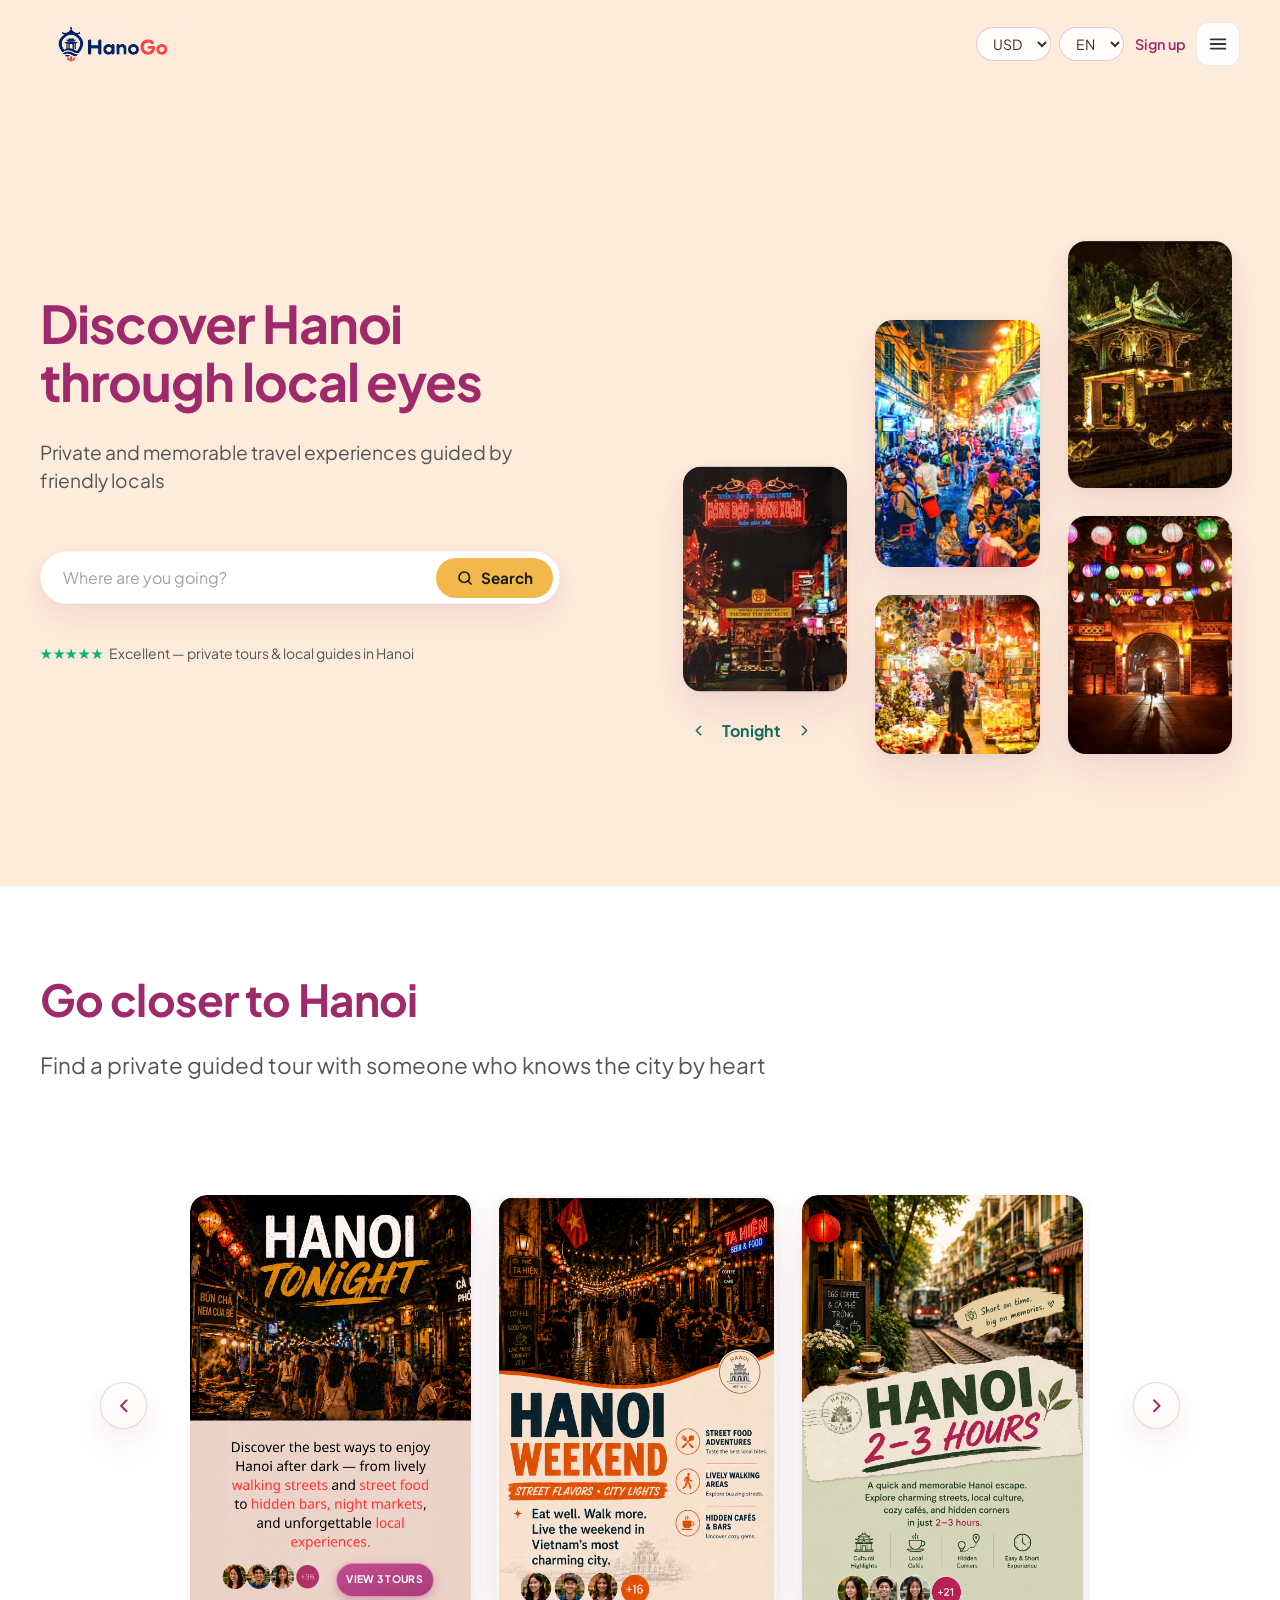
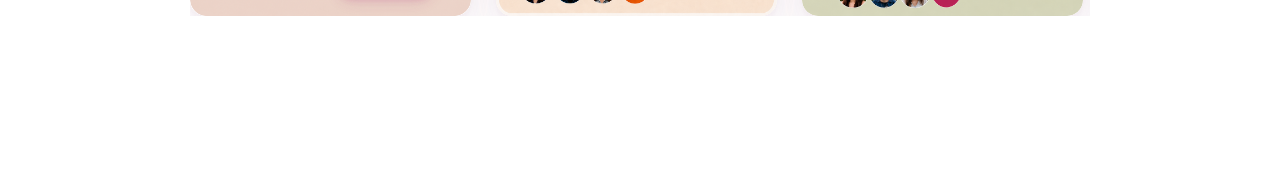
<file: index.html>
<!DOCTYPE html>
<html lang="vi">
  <head>
    <meta charset="UTF-8" />
    <meta name="viewport" content="width=device-width, initial-scale=1.0" />
    <title>Đang chuyển đến trang chủ…</title>
    <meta http-equiv="refresh" content="0; url=landing-pro1.html" />
    <link rel="preconnect" href="https://fonts.googleapis.com" />
    <link rel="preconnect" href="https://fonts.gstatic.com" crossorigin />
    <link
      href="https://fonts.googleapis.com/css2?family=Plus+Jakarta+Sans:wght@500;600;700&display=swap"
      rel="stylesheet"
    />
    <style>
      :root {
        --cream: #fdebdb;
        --magenta: #9e2a6b;
        --cta: #c24b8e;
        --text: #444;
      }

      *,
      *::before,
      *::after {
        box-sizing: border-box;
      }

      body {
        margin: 0;
        min-height: 100vh;
        display: flex;
        align-items: center;
        justify-content: center;
        padding: 1.5rem;
        font-family: "Plus Jakarta Sans", system-ui, sans-serif;
        color: var(--text);
        background: linear-gradient(165deg, var(--cream) 0%, #fff 42%, #fff 100%);
      }

      .gate {
        max-width: 420px;
        width: 100%;
        text-align: center;
        padding: 2rem 1.75rem 2.25rem;
        background: rgba(255, 255, 255, 0.92);
        border-radius: 20px;
        border: 1px solid rgba(158, 42, 107, 0.12);
        box-shadow:
          0 4px 6px rgba(0, 0, 0, 0.04),
          0 16px 40px rgba(158, 42, 107, 0.12);
      }

      .gate__logo {
        font-size: 0.85rem;
        font-weight: 700;
        letter-spacing: 0.06em;
        text-transform: uppercase;
        color: var(--magenta);
        margin-bottom: 1rem;
      }

      .gate__title {
        margin: 0 0 0.75rem;
        font-size: 1.15rem;
        font-weight: 700;
        color: #2d2d2d;
        line-height: 1.35;
      }

      .gate__hint {
        margin: 0 0 1.5rem;
        font-size: 0.95rem;
        line-height: 1.55;
        color: var(--text);
      }

      .gate__btn {
        display: inline-flex;
        align-items: center;
        justify-content: center;
        gap: 0.5rem;
        margin: 0 auto;
        padding: 0.85rem 1.75rem;
        border: none;
        border-radius: 999px;
        font: inherit;
        font-weight: 700;
        font-size: 0.95rem;
        color: #fff;
        text-decoration: none;
        cursor: pointer;
        background: linear-gradient(165deg, var(--cta) 0%, #a83d7a 100%);
        box-shadow:
          0 4px 14px rgba(194, 75, 142, 0.35),
          0 2px 6px rgba(0, 0, 0, 0.06);
        transition:
          transform 0.2s ease,
          box-shadow 0.2s ease,
          filter 0.2s ease;
      }

      .gate__btn:hover {
        filter: brightness(1.04);
        transform: translateY(-1px);
        box-shadow:
          0 6px 20px rgba(194, 75, 142, 0.42),
          0 4px 10px rgba(0, 0, 0, 0.08);
      }

      .gate__btn:active {
        transform: translateY(0);
      }

      .gate__btn:focus-visible {
        outline: 2px solid var(--magenta);
        outline-offset: 4px;
      }

      .gate__btn svg {
        width: 1.1em;
        height: 1.1em;
        flex-shrink: 0;
      }

      .gate__sub {
        margin: 1.25rem 0 0;
        font-size: 0.8rem;
        color: #777;
      }

      .gate__sub a {
        color: var(--magenta);
        font-weight: 600;
        text-decoration: none;
      }

      .gate__sub a:hover {
        text-decoration: underline;
      }
    </style>
    <script>
      window.location.replace("landing-pro1.html");
    </script>
  </head>
  <body>
    <div class="gate">
      <div class="gate__logo">Tourguide · Tourist</div>
      <p class="gate__title">Đang mở trang English…</p>
      <p class="gate__hint">Bấm vào đây nếu trang không tự mở</p>
      <a class="gate__btn" href="landing-pro1.html">
        Vào landing English
        <svg viewBox="0 0 24 24" fill="none" stroke="currentColor" stroke-width="2.25" aria-hidden="true">
          <path d="M5 12h14M13 6l6 6-6 6" stroke-linecap="round" stroke-linejoin="round" />
        </svg>
      </a>
      <p class="gate__sub">
        Hoặc <a href="landing-pro1-vi.html">phiên bản Tiếng Việt</a> ·
        <a href="explore-3-tours.html">Explore 3 tours</a>
      </p>
    </div>
  </body>
</html>
</file>
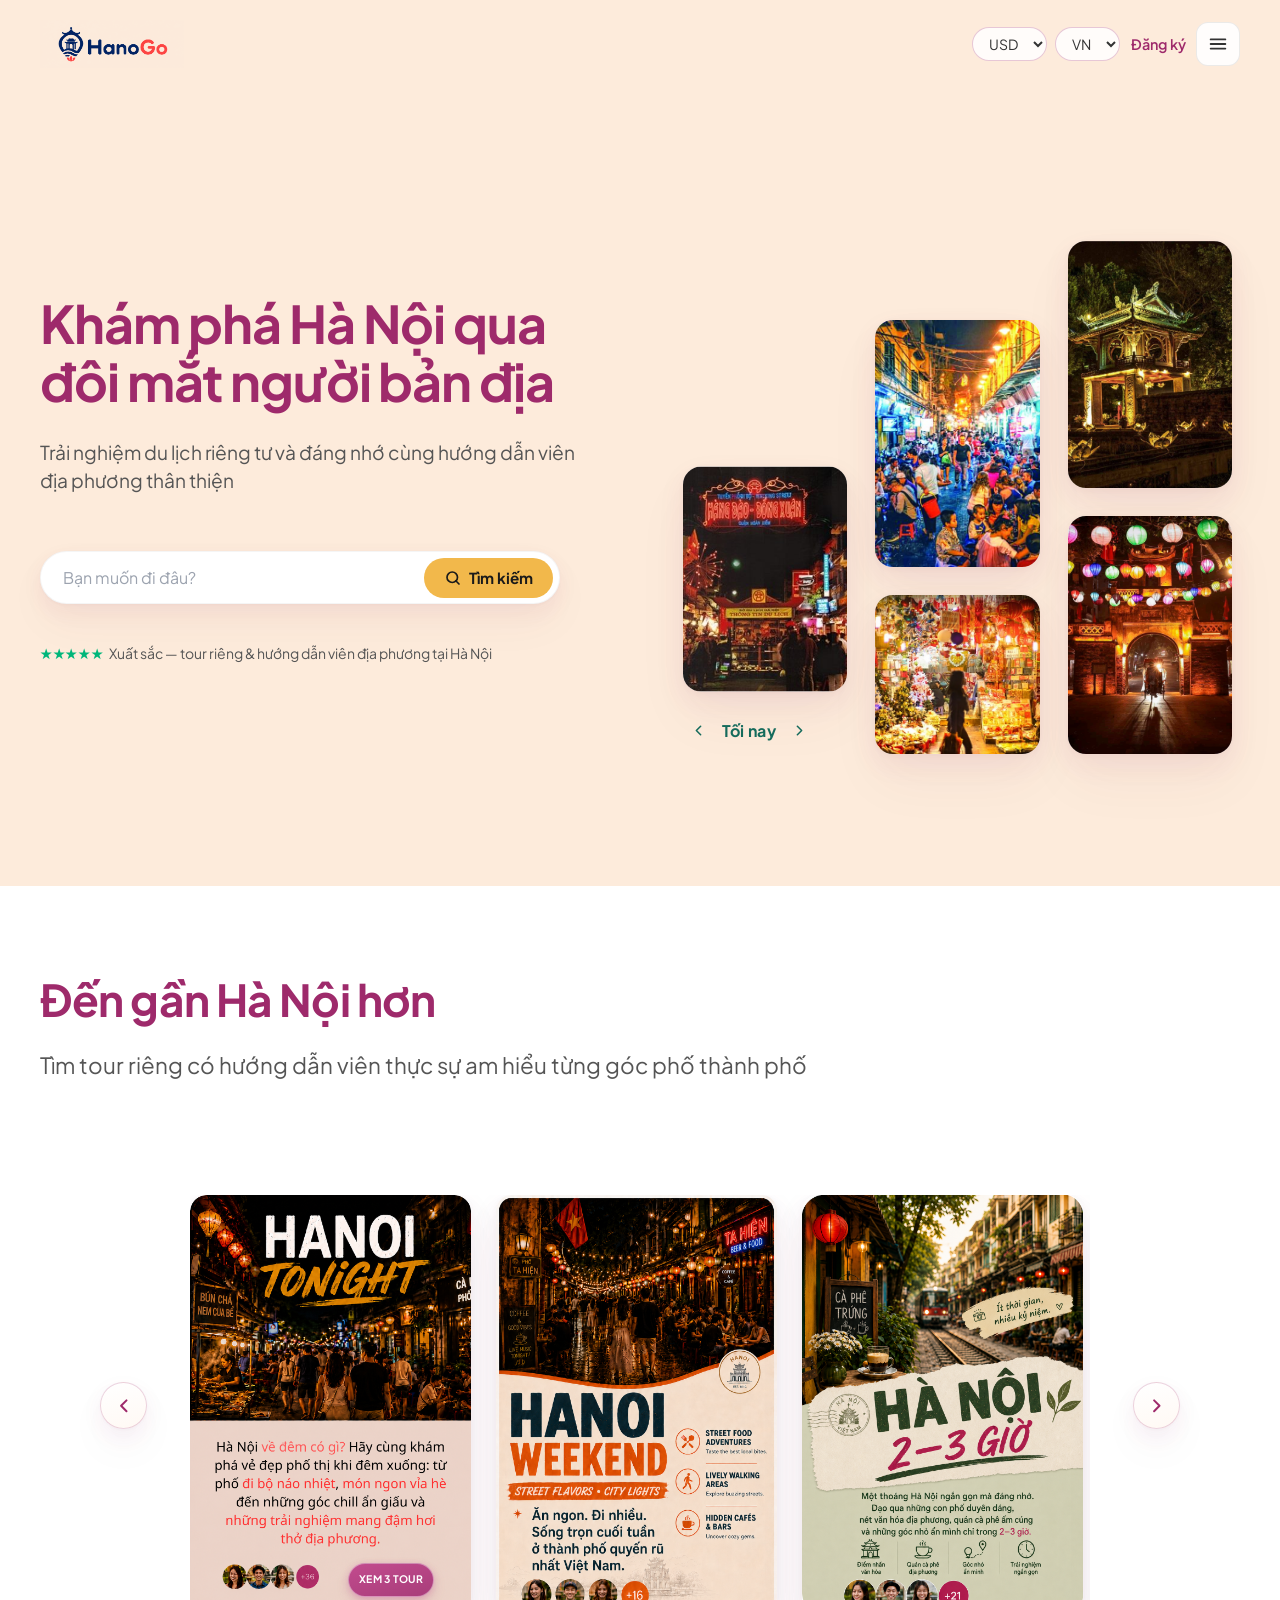
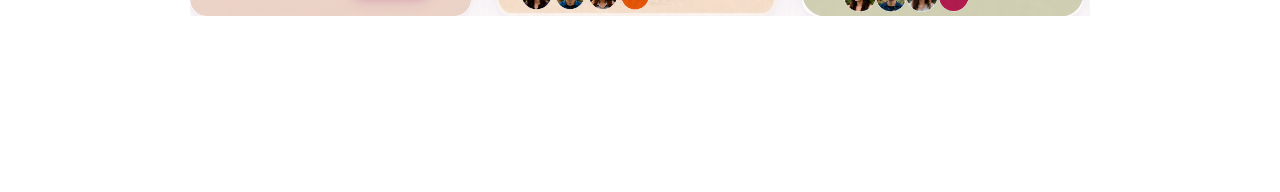
<file: landing-pro1-vi.html>
<!DOCTYPE html>
<html lang="vi">
  <head>
    <meta charset="UTF-8" />
    <meta name="viewport" content="width=device-width, initial-scale=1.0" />
    <title>Trải nghiệm địa phương Hà Nội | Tourguide</title>
    <link rel="preconnect" href="https://fonts.googleapis.com" />
    <link rel="preconnect" href="https://fonts.gstatic.com" crossorigin />
    <link
      href="https://fonts.googleapis.com/css2?family=Cormorant+Garamond:wght@600;700&family=Plus+Jakarta+Sans:wght@400;600;700&display=swap"
      rel="stylesheet"
    />
    <link rel="stylesheet" href="styles/landing-pro1.css" />
  </head>
  <body>
    <div id="wl-drawer" class="wl-drawer" aria-hidden="true">
      <div class="wl-drawer__panel" role="dialog" aria-label="Menu">
        <button type="button" class="wl-drawer__close" data-drawer-close>Đóng</button>
        <nav aria-label="Phụ">
          <a href="../Tourguide/tours.html">Tours</a>
          <a href="../Tourguide/contact.html">Liên hệ</a>
          <a href="../Tourguide/index.html">Trang chính (VI)</a>
          <a href="../Tourguide/index-en.html">Trang chính (EN)</a>
        </nav>
      </div>
    </div>

    <div class="wl-page">
      <header class="wl-header">
        <div class="wl-header__bar">
          <a class="wl-logo" href="../Tourguide/index.html" aria-label="Tourguide trang chủ">
            <img src="logogoctrai/logo1.png" alt="Tourguide" width="180" height="48" />
          </a>
          <div class="wl-header__actions">
            <label class="visually-hidden" for="wl-currency">Tiền tệ</label>
            <select id="wl-currency" class="wl-currency" aria-label="Tiền tệ">
              <option value="usd">USD</option>
              <option value="eur">EUR</option>
              <option value="vnd">VND</option>
            </select>
            <label class="visually-hidden" for="wl-language">Ngôn ngữ</label>
            <select id="wl-language" class="wl-currency wl-language" aria-label="Ngôn ngữ">
              <option value="vn" selected>VN</option>
              <option value="en">EN</option>
            </select>
            <a class="wl-signup" href="../Tourguide/contact.html">Đăng ký</a>
            <button
              type="button"
              class="wl-menu-btn"
              aria-label="Mở menu"
              data-drawer-open
            >
              <svg viewBox="0 0 24 24" fill="none" stroke="currentColor" stroke-width="2" aria-hidden="true">
                <path d="M4 7h16M4 12h16M4 17h16" stroke-linecap="round" />
              </svg>
            </button>
          </div>
        </div>
      </header>

      <main class="wl-hero">
        <div class="wl-hero__top">
          <div class="wl-hero__grid">
          <div class="wl-hero__copy">
            <h1 class="wl-hero__title">Khám phá Hà Nội qua đôi mắt người bản địa</h1>
            <p class="wl-hero__lead">
              Trải nghiệm du lịch riêng tư và đáng nhớ cùng hướng dẫn viên địa phương thân thiện
            </p>
            <form class="wl-search" action="../Tourguide/tours.html" method="get" role="search">
              <input
                type="search"
                name="q"
                placeholder="Bạn muốn đi đâu?"
                aria-label="Tìm điểm đến"
                autocomplete="off"
              />
              <button type="submit" class="wl-search__btn">
                <svg viewBox="0 0 24 24" fill="none" stroke="currentColor" stroke-width="2.25" aria-hidden="true">
                  <circle cx="11" cy="11" r="7" />
                  <path d="M20 20l-4.3-4.3" stroke-linecap="round" />
                </svg>
                Tìm kiếm
              </button>
            </form>
            <p class="wl-trust">
              <span class="wl-trust__stars" aria-hidden="true">★★★★★</span>
              <span>Xuất sắc — tour riêng &amp; hướng dẫn viên địa phương tại Hà Nội</span>
            </p>
          </div>

          <div class="wl-visual" data-time-collage>
            <div class="wl-collage">
              <div class="wl-collage__media wl-collage__media--c1">
                <img data-collage-img src="image/toinay/hn1.jpeg" alt="" />
              </div>
              <div class="wl-collage__mid-col">
                <div class="wl-collage__media wl-collage__media--c2t">
                  <img data-collage-img src="image/toinay/hn2.jpg" alt="" />
                </div>
                <div class="wl-collage__media wl-collage__media--c2b">
                  <img data-collage-img src="image/toinay/hn3.jpg" alt="" />
                </div>
              </div>
              <div class="wl-collage__media wl-collage__media--c3t">
                <img data-collage-img src="image/toinay/hn4.jpg" alt="" />
              </div>
              <div class="wl-collage__media wl-collage__media--c3b">
                <img data-collage-img src="image/toinay/hn5.jpg" alt="" />
              </div>
              <div class="wl-loc" role="group" aria-label="Chọn theo thời gian">
                <button type="button" class="wl-loc__chev" data-time-prev aria-label="Mục thời gian trước">
                  <svg viewBox="0 0 24 24" fill="none" stroke="currentColor" stroke-width="2.2" aria-hidden="true">
                    <path d="M15 18l-6-6 6-6" stroke-linecap="round" stroke-linejoin="round" />
                  </svg>
                </button>
                <span id="wl-time-label" class="wl-loc__label">Tối nay</span>
                <button type="button" class="wl-loc__chev" data-time-next aria-label="Mục thời gian kế">
                  <svg viewBox="0 0 24 24" fill="none" stroke="currentColor" stroke-width="2.2" aria-hidden="true">
                    <path d="M9 18l6-6-6-6" stroke-linecap="round" stroke-linejoin="round" />
                  </svg>
                </button>
              </div>
            </div>
          </div>
        </div>
        </div>

        <div class="wl-hero__bottom">
        <section class="wl-slogan" aria-labelledby="wl-slogan-heading">
          <h2 id="wl-slogan-heading" class="wl-slogan__title">Đến gần Hà Nội hơn</h2>
          <p class="wl-slogan__lead">
            Tìm tour riêng có hướng dẫn viên thực sự am hiểu từng góc phố thành phố
          </p>
        </section>

        <div class="wl-promo-carousel" data-promo-carousel>
          <button
            type="button"
            class="wl-promo-carousel__chev"
            aria-label="Xem thẻ phía trước"
            data-promo-prev
          >
            <svg class="wl-promo-carousel__icon" viewBox="0 0 24 24" width="22" height="22" aria-hidden="true">
              <path
                fill="none"
                stroke="currentColor"
                stroke-width="2.25"
                stroke-linecap="round"
                stroke-linejoin="round"
                d="M15 6l-6 6 6 6"
              />
            </svg>
          </button>
          <div class="wl-promo-carousel__viewport">
            <div class="wl-cards-row">
          <section class="wl-ct7 wl-ct7--tonight-cta" aria-label="Hà Nội tối nay — HN7">
            <article class="wl-ct7__card">
              <div class="wl-ct7__media">
                <div class="wl-ct7__media-zoom">
                  <img
                    class="wl-ct7__img"
                    src="image/toinay/hn7.png"
                    alt="Hà Nội về đêm — phố đèn, nhịp tối"
                    width="640"
                    height="800"
                  />
                  <div class="wl-ct7__media-foot">
                    <a class="wl-ct7__view-3-tours" href="image/cuoituan/view-3-tours.html">Xem 3 tour</a>
                  </div>
                </div>
              </div>
            </article>
          </section>
          <div class="wl-promo-duo">
          <section class="wl-ct7" aria-label="Cuối tuần Hà Nội — poster (tiếng Việt, ct7)">
            <article class="wl-ct7__card">
              <div class="wl-ct7__media">
                <img
                  class="wl-ct7__img"
                  src="image/cuoituan/ct7.png"
                  alt="Cuối tuần tại Hà Nội — poster quảng cáo"
                  width="640"
                  height="800"
                />
              </div>
            </article>
          </section>
          <aside class="wl-promo-23h-poster" aria-label="Poster tour Hà Nội 2–3 giờ (tiếng Việt)">
            <div class="wl-promo-23h-poster__frame">
              <img
                class="wl-promo-23h-poster__img"
                src="image/23h/237.png"
                alt="Hà Nội 2–3 giờ — poster tour ngắn, tiếng Việt"
                width="640"
                height="800"
              />
            </div>
          </aside>
          <aside class="wl-promo-1day-poster" aria-label="Poster tour Hà Nội 1 ngày (tiếng Việt)">
            <div class="wl-promo-1day-poster__frame">
              <img
                class="wl-promo-1day-poster__img"
                src="image/1ngay/m17.png"
                alt="Hà Nội 1 ngày — poster tour trọn ngày, tiếng Việt"
                width="640"
                height="800"
              />
            </div>
          </aside>
          <aside class="wl-promo-extra-poster" aria-label="Poster tour Hà Nội 1–2 giờ (tiếng Việt)">
            <div class="wl-promo-extra-poster__frame">
              <img
                class="wl-promo-extra-poster__img"
                src="image/12h/127.png"
                alt="Hà Nội 1–2 giờ — poster tour ngắn, tiếng Việt"
                width="640"
                height="800"
              />
            </div>
          </aside>
          </div>
            </div>
          </div>
          <button
            type="button"
            class="wl-promo-carousel__chev"
            aria-label="Xem thẻ phía sau"
            data-promo-next
          >
            <svg class="wl-promo-carousel__icon" viewBox="0 0 24 24" width="22" height="22" aria-hidden="true">
              <path
                fill="none"
                stroke="currentColor"
                stroke-width="2.25"
                stroke-linecap="round"
                stroke-linejoin="round"
                d="M9 6l6 6-6 6"
              />
            </svg>
          </button>
        </div>

        </div>
      </main>

    </div>

    <style>
      .visually-hidden {
        position: absolute;
        width: 1px;
        height: 1px;
        padding: 0;
        margin: -1px;
        overflow: hidden;
        clip: rect(0, 0, 0, 0);
        white-space: nowrap;
        border: 0;
      }
    </style>
    <script>
      (function () {
        var drawer = document.getElementById("wl-drawer");
        var openBtn = document.querySelector("[data-drawer-open]");
        var closeBtn = drawer && drawer.querySelector("[data-drawer-close]");
        if (!drawer || !openBtn || !closeBtn) return;
        function openDrawer() {
          drawer.classList.add("is-open");
          drawer.setAttribute("aria-hidden", "false");
        }
        function closeDrawer() {
          drawer.classList.remove("is-open");
          drawer.setAttribute("aria-hidden", "true");
        }
        openBtn.addEventListener("click", openDrawer);
        closeBtn.addEventListener("click", closeDrawer);
        drawer.addEventListener("click", function (e) {
          if (e.target === drawer) closeDrawer();
        });
        document.addEventListener("keydown", function (e) {
          if (e.key === "Escape") closeDrawer();
        });
      })();
    </script>
    <script>
      (function () {
        var langSel = document.getElementById("wl-language");
        if (!langSel) return;
        langSel.addEventListener("change", function () {
          if (langSel.value === "en") {
            window.location.href = "landing-pro1.html";
          }
        });
      })();
    </script>
    <script src="scripts/time-collage-vi.js"></script>
    <script src="scripts/promo-carousel.js"></script>
  </body>
</html>
</file>
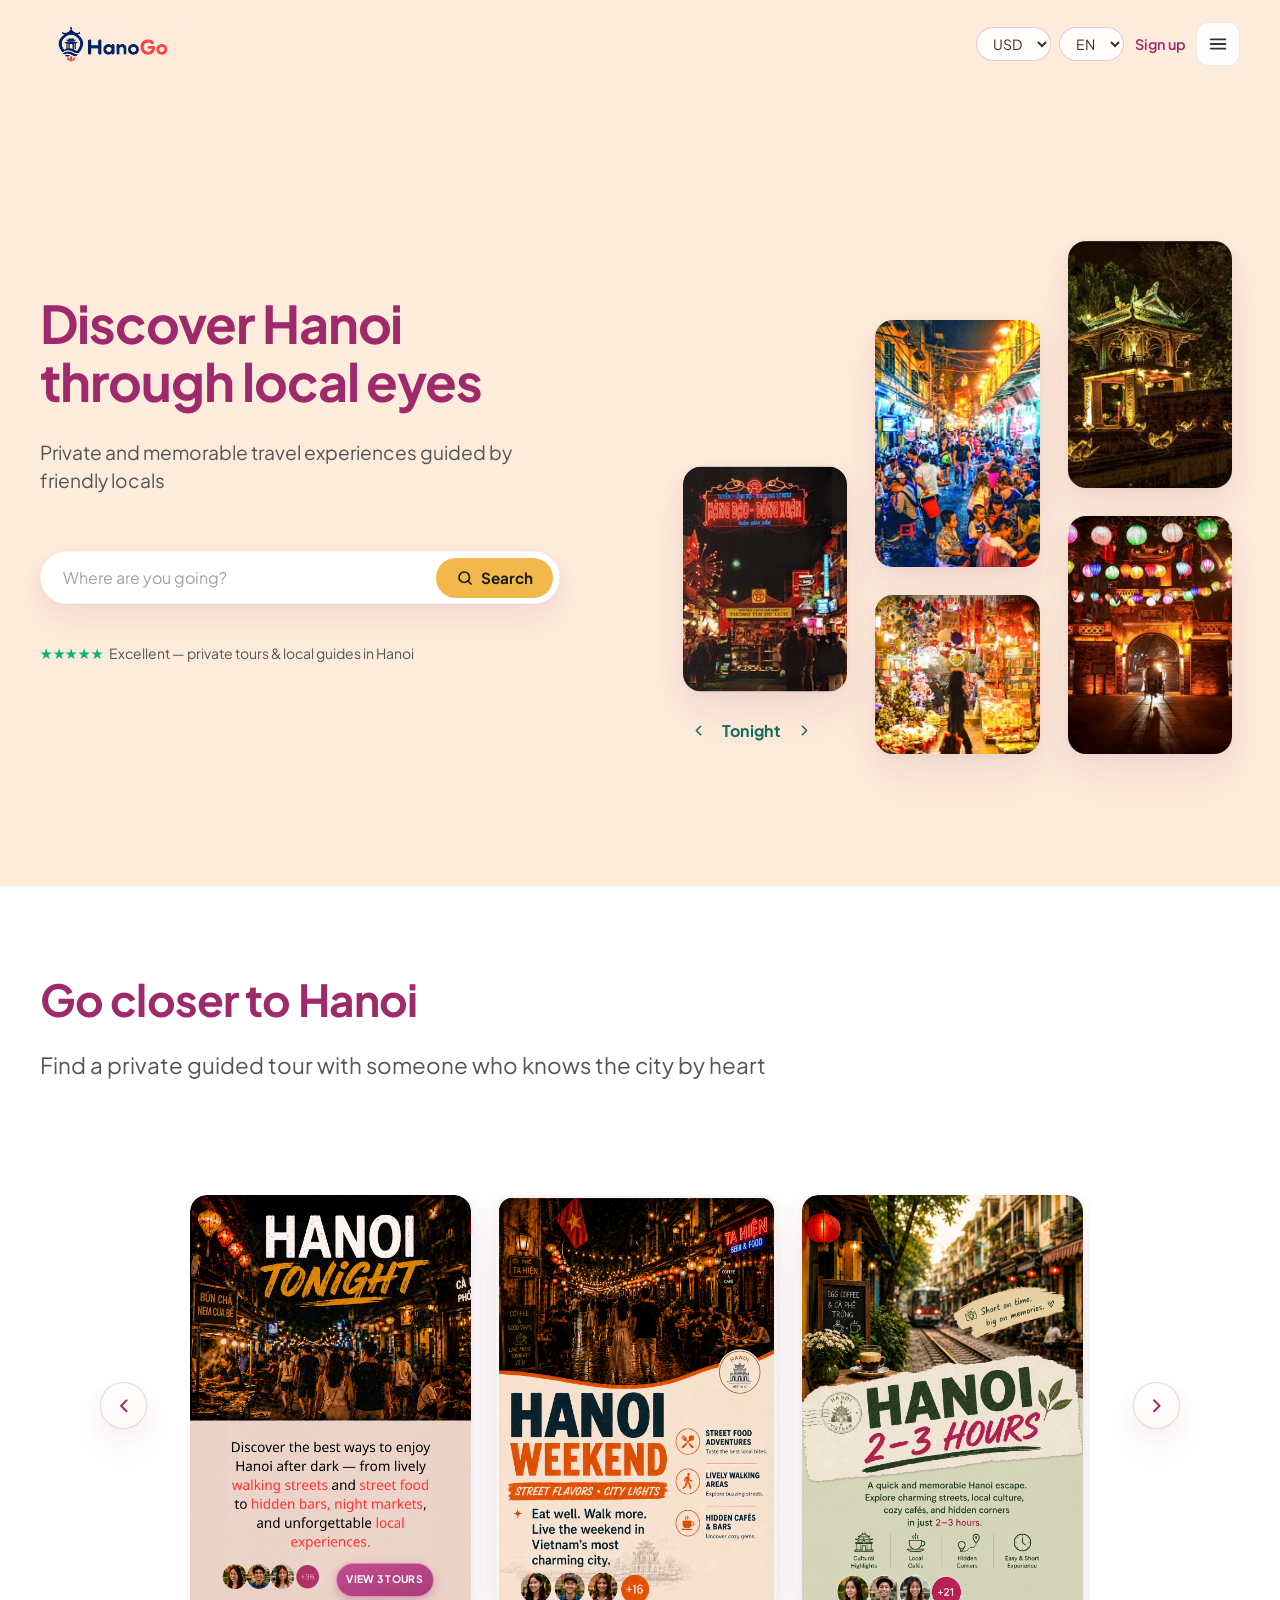
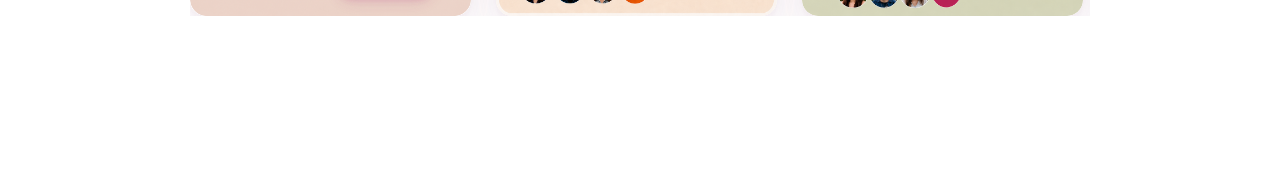
<file: landing-pro1.html>
<!DOCTYPE html>
<html lang="en">
  <head>
    <meta charset="UTF-8" />
    <meta name="viewport" content="width=device-width, initial-scale=1.0" />
    <title>Hanoi local experiences | Tourguide</title>
    <link rel="preconnect" href="https://fonts.googleapis.com" />
    <link rel="preconnect" href="https://fonts.gstatic.com" crossorigin />
    <link
      href="https://fonts.googleapis.com/css2?family=Cormorant+Garamond:wght@600;700&family=Plus+Jakarta+Sans:wght@400;600;700&display=swap"
      rel="stylesheet"
    />
    <link rel="stylesheet" href="styles/landing-pro1.css" />
  </head>
  <body>
    <div id="wl-drawer" class="wl-drawer" aria-hidden="true">
      <div class="wl-drawer__panel" role="dialog" aria-label="Menu">
        <button type="button" class="wl-drawer__close" data-drawer-close>Close</button>
        <nav aria-label="Secondary">
          <a href="../Tourguide/tours.html">Tours</a>
          <a href="../Tourguide/contact.html">Contact</a>
          <a href="../Tourguide/index.html">Main site (VI)</a>
          <a href="../Tourguide/index-en.html">Main site (EN)</a>
        </nav>
      </div>
    </div>

    <div class="wl-page">
      <header class="wl-header">
        <div class="wl-header__bar">
          <a class="wl-logo" href="../Tourguide/index-en.html" aria-label="Tourguide home">
            <img src="logogoctrai/logo1.png" alt="Tourguide" width="180" height="48" />
          </a>
          <div class="wl-header__actions">
            <label class="visually-hidden" for="wl-currency">Currency</label>
            <select id="wl-currency" class="wl-currency" aria-label="Currency">
              <option value="usd">USD</option>
              <option value="eur">EUR</option>
              <option value="vnd">VND</option>
            </select>
            <label class="visually-hidden" for="wl-language">Language</label>
            <select id="wl-language" class="wl-currency wl-language" aria-label="Language">
              <option value="en" selected>EN</option>
              <option value="vn">VN</option>
            </select>
            <a class="wl-signup" href="../Tourguide/contact.html">Sign up</a>
            <button
              type="button"
              class="wl-menu-btn"
              aria-label="Open menu"
              data-drawer-open
            >
              <svg viewBox="0 0 24 24" fill="none" stroke="currentColor" stroke-width="2" aria-hidden="true">
                <path d="M4 7h16M4 12h16M4 17h16" stroke-linecap="round" />
              </svg>
            </button>
          </div>
        </div>
      </header>

      <main class="wl-hero">
        <div class="wl-hero__top">
          <div class="wl-hero__grid">
          <div class="wl-hero__copy">
            <h1 class="wl-hero__title">Discover Hanoi through local eyes</h1>
            <p class="wl-hero__lead">
              Private and memorable travel experiences guided by friendly locals
            </p>
            <form class="wl-search" action="../Tourguide/tours.html" method="get" role="search">
              <input
                type="search"
                name="q"
                placeholder="Where are you going?"
                aria-label="Search destination"
                autocomplete="off"
              />
              <button type="submit" class="wl-search__btn">
                <svg viewBox="0 0 24 24" fill="none" stroke="currentColor" stroke-width="2.25" aria-hidden="true">
                  <circle cx="11" cy="11" r="7" />
                  <path d="M20 20l-4.3-4.3" stroke-linecap="round" />
                </svg>
                Search
              </button>
            </form>
            <p class="wl-trust">
              <span class="wl-trust__stars" aria-hidden="true">★★★★★</span>
              <span>Excellent — private tours &amp; local guides in Hanoi</span>
            </p>
          </div>

          <div class="wl-visual" data-time-collage>
            <div class="wl-collage">
              <div class="wl-collage__media wl-collage__media--c1">
                <img data-collage-img src="image/toinay/hn1.jpeg" alt="" />
              </div>
              <div class="wl-collage__mid-col">
                <div class="wl-collage__media wl-collage__media--c2t">
                  <img data-collage-img src="image/toinay/hn2.jpg" alt="" />
                </div>
                <div class="wl-collage__media wl-collage__media--c2b">
                  <img data-collage-img src="image/toinay/hn3.jpg" alt="" />
                </div>
              </div>
              <div class="wl-collage__media wl-collage__media--c3t">
                <img data-collage-img src="image/toinay/hn4.jpg" alt="" />
              </div>
              <div class="wl-collage__media wl-collage__media--c3b">
                <img data-collage-img src="image/toinay/hn5.jpg" alt="" />
              </div>
              <div class="wl-loc" role="group" aria-label="Browse by time">
                <button type="button" class="wl-loc__chev" data-time-prev aria-label="Previous time option">
                  <svg viewBox="0 0 24 24" fill="none" stroke="currentColor" stroke-width="2.2" aria-hidden="true">
                    <path d="M15 18l-6-6 6-6" stroke-linecap="round" stroke-linejoin="round" />
                  </svg>
                </button>
                <span id="wl-time-label" class="wl-loc__label">Tonight</span>
                <button type="button" class="wl-loc__chev" data-time-next aria-label="Next time option">
                  <svg viewBox="0 0 24 24" fill="none" stroke="currentColor" stroke-width="2.2" aria-hidden="true">
                    <path d="M9 18l6-6-6-6" stroke-linecap="round" stroke-linejoin="round" />
                  </svg>
                </button>
              </div>
            </div>
          </div>
        </div>
        </div>

        <div class="wl-hero__bottom">
        <section class="wl-slogan" aria-labelledby="wl-slogan-heading">
          <h2 id="wl-slogan-heading" class="wl-slogan__title">Go closer to Hanoi</h2>
          <p class="wl-slogan__lead">
            Find a private guided tour with someone who knows the city by heart
          </p>
        </section>

        <div class="wl-promo-carousel" data-promo-carousel>
          <button
            type="button"
            class="wl-promo-carousel__chev"
            aria-label="Scroll tours left"
            data-promo-prev
          >
            <svg class="wl-promo-carousel__icon" viewBox="0 0 24 24" width="22" height="22" aria-hidden="true">
              <path
                fill="none"
                stroke="currentColor"
                stroke-width="2.25"
                stroke-linecap="round"
                stroke-linejoin="round"
                d="M15 6l-6 6 6 6"
              />
            </svg>
          </button>
          <div class="wl-promo-carousel__viewport">
            <div class="wl-cards-row">
          <section class="wl-ct7 wl-ct7--tonight-cta" aria-label="Hanoi tonight — HN6">
            <article class="wl-ct7__card">
              <div class="wl-ct7__media">
                <div class="wl-ct7__media-zoom">
                  <img
                    class="wl-ct7__img"
                    src="image/toinay/hn6.png"
                    alt="Hanoi tonight — street food and night market atmosphere"
                    width="640"
                    height="800"
                  />
                  <div class="wl-ct7__media-foot">
                    <a class="wl-ct7__view-3-tours" href="image/cuoituan/view-3-tours.html">View 3 tours</a>
                  </div>
                </div>
              </div>
            </article>
          </section>
          <div class="wl-promo-duo">
          <section class="wl-ct7" aria-label="Hanoi weekend — poster (English, ct6)">
            <article class="wl-ct7__card">
              <div class="wl-ct7__media">
                <img
                  class="wl-ct7__img"
                  src="image/cuoituan/ct6.png"
                  alt="Hanoi weekend — promotional poster, English"
                  width="640"
                  height="800"
                />
              </div>
            </article>
          </section>
          <aside class="wl-promo-23h-poster" aria-label="Hanoi 2–3 hours tour poster (English)">
            <div class="wl-promo-23h-poster__frame">
              <img
                class="wl-promo-23h-poster__img"
                src="image/23h/236.png"
                alt="Hanoi 2–3 hours — short tour poster, English"
                width="640"
                height="800"
              />
            </div>
          </aside>
          <aside class="wl-promo-1day-poster" aria-label="Hanoi 1 day tour poster (English)">
            <div class="wl-promo-1day-poster__frame">
              <img
                class="wl-promo-1day-poster__img"
                src="image/1ngay/m16.png"
                alt="Hanoi 1 day — full day tour poster, English"
                width="640"
                height="800"
              />
            </div>
          </aside>
          <aside class="wl-promo-extra-poster" aria-label="Hanoi 1–2 hours tour poster (English)">
            <div class="wl-promo-extra-poster__frame">
              <img
                class="wl-promo-extra-poster__img"
                src="image/12h/126.png"
                alt="Hanoi 1–2 hours — short tour poster, English"
                width="640"
                height="800"
              />
            </div>
          </aside>
          </div>
            </div>
          </div>
          <button
            type="button"
            class="wl-promo-carousel__chev"
            aria-label="Scroll tours right"
            data-promo-next
          >
            <svg class="wl-promo-carousel__icon" viewBox="0 0 24 24" width="22" height="22" aria-hidden="true">
              <path
                fill="none"
                stroke="currentColor"
                stroke-width="2.25"
                stroke-linecap="round"
                stroke-linejoin="round"
                d="M9 6l6 6-6 6"
              />
            </svg>
          </button>
        </div>

        </div>
      </main>

    </div>

    <style>
      .visually-hidden {
        position: absolute;
        width: 1px;
        height: 1px;
        padding: 0;
        margin: -1px;
        overflow: hidden;
        clip: rect(0, 0, 0, 0);
        white-space: nowrap;
        border: 0;
      }
    </style>
    <script>
      (function () {
        var drawer = document.getElementById("wl-drawer");
        var openBtn = document.querySelector("[data-drawer-open]");
        var closeBtn = drawer && drawer.querySelector("[data-drawer-close]");
        if (!drawer || !openBtn || !closeBtn) return;
        function openDrawer() {
          drawer.classList.add("is-open");
          drawer.setAttribute("aria-hidden", "false");
        }
        function closeDrawer() {
          drawer.classList.remove("is-open");
          drawer.setAttribute("aria-hidden", "true");
        }
        openBtn.addEventListener("click", openDrawer);
        closeBtn.addEventListener("click", closeDrawer);
        drawer.addEventListener("click", function (e) {
          if (e.target === drawer) closeDrawer();
        });
        document.addEventListener("keydown", function (e) {
          if (e.key === "Escape") closeDrawer();
        });
      })();
    </script>
    <script>
      (function () {
        var langSel = document.getElementById("wl-language");
        if (!langSel) return;
        langSel.value = "en";
        langSel.addEventListener("change", function () {
          if (langSel.value === "vn") {
            window.location.href = "landing-pro1-vi.html";
          }
        });
      })();
    </script>
    <script src="scripts/time-collage.js"></script>
    <script src="scripts/promo-carousel.js"></script>
  </body>
</html>
</file>
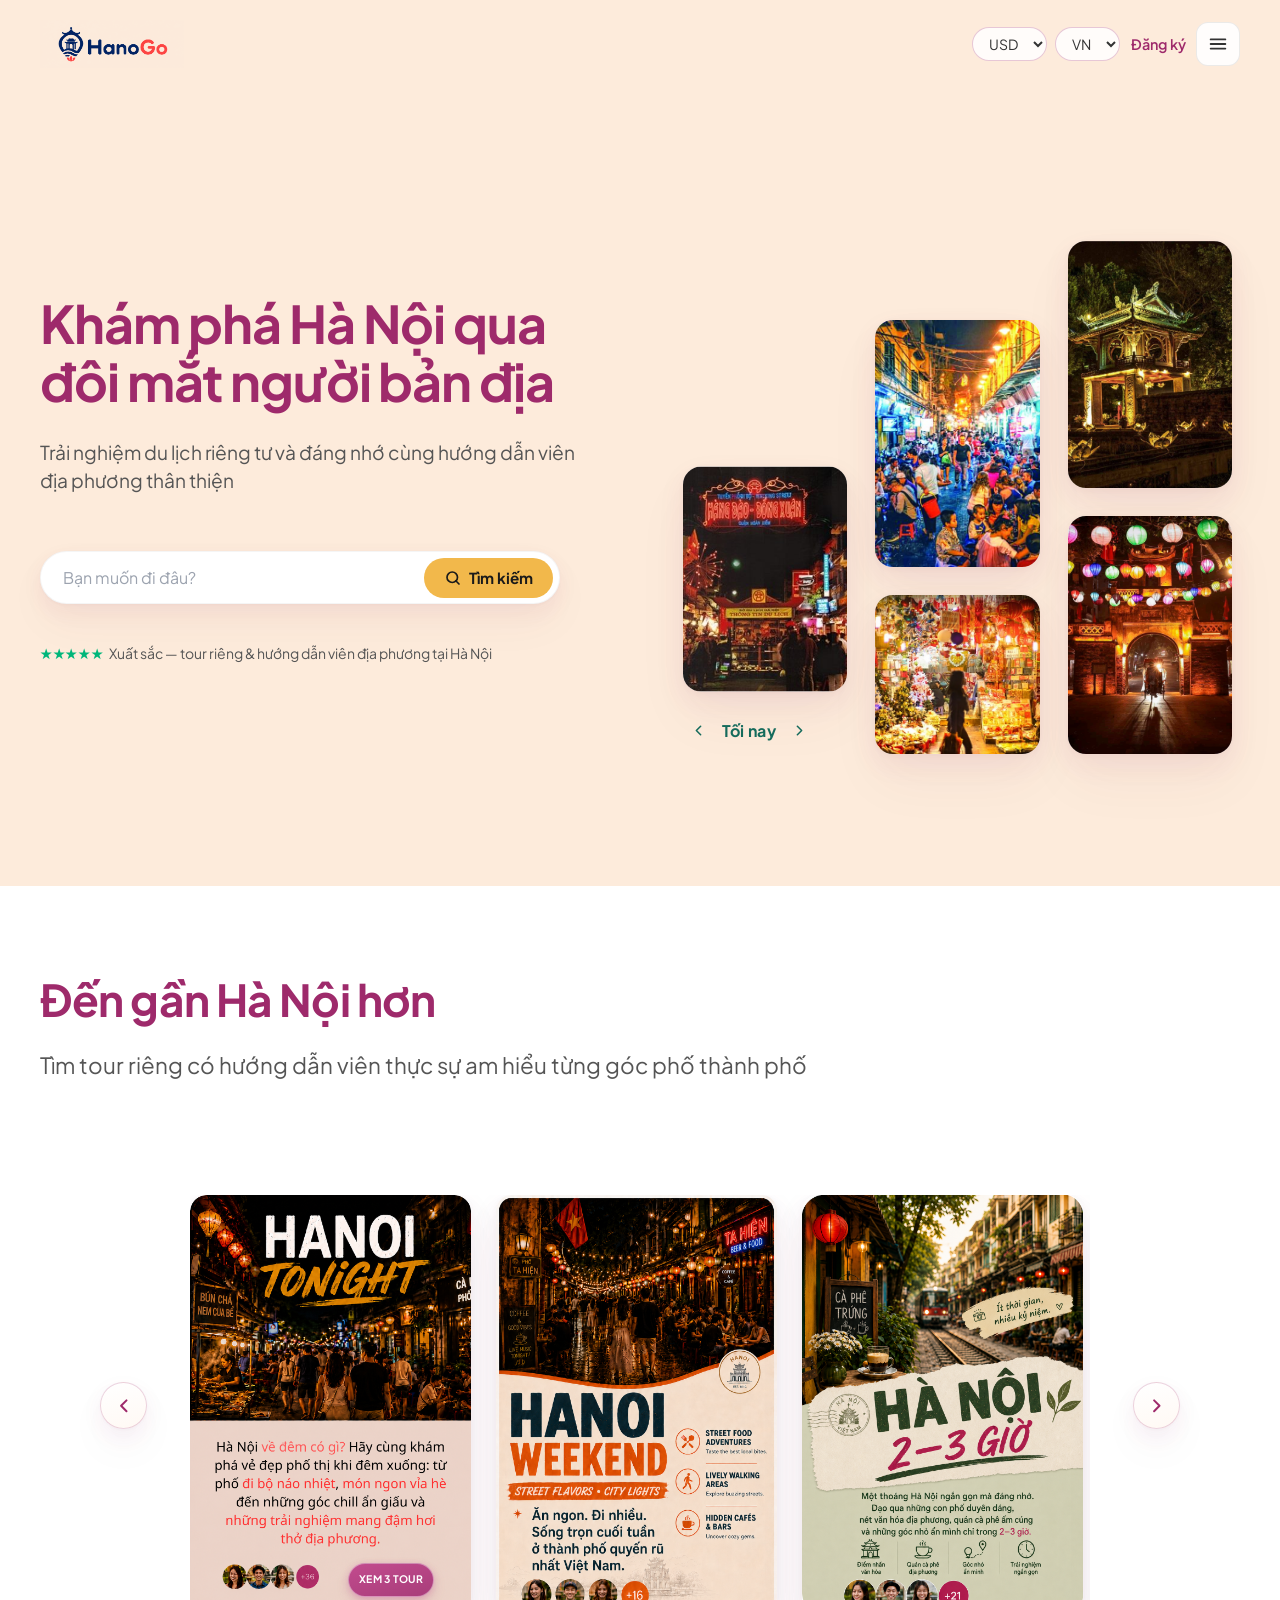
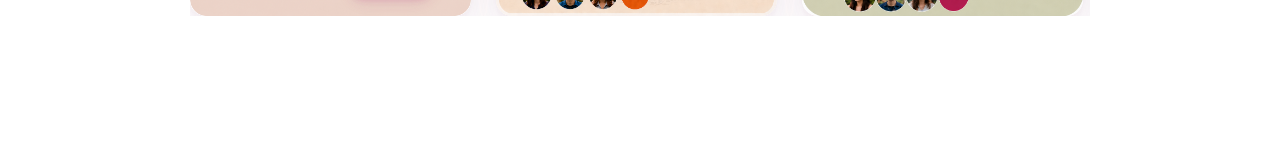
<file: tourist/landing-pro1-vi.html>
<!DOCTYPE html>
<html lang="vi">
  <head>
    <meta charset="UTF-8" />
    <title>Chuyển hướng…</title>
    <meta http-equiv="refresh" content="0; url=../landing-pro1-vi.html" />
    <link rel="canonical" href="../landing-pro1-vi.html" />
  </head>
  <body>
    <p>Nếu không tự chuyển, <a href="../landing-pro1-vi.html">bấm vào đây</a>.</p>
  </body>
</html>
</file>
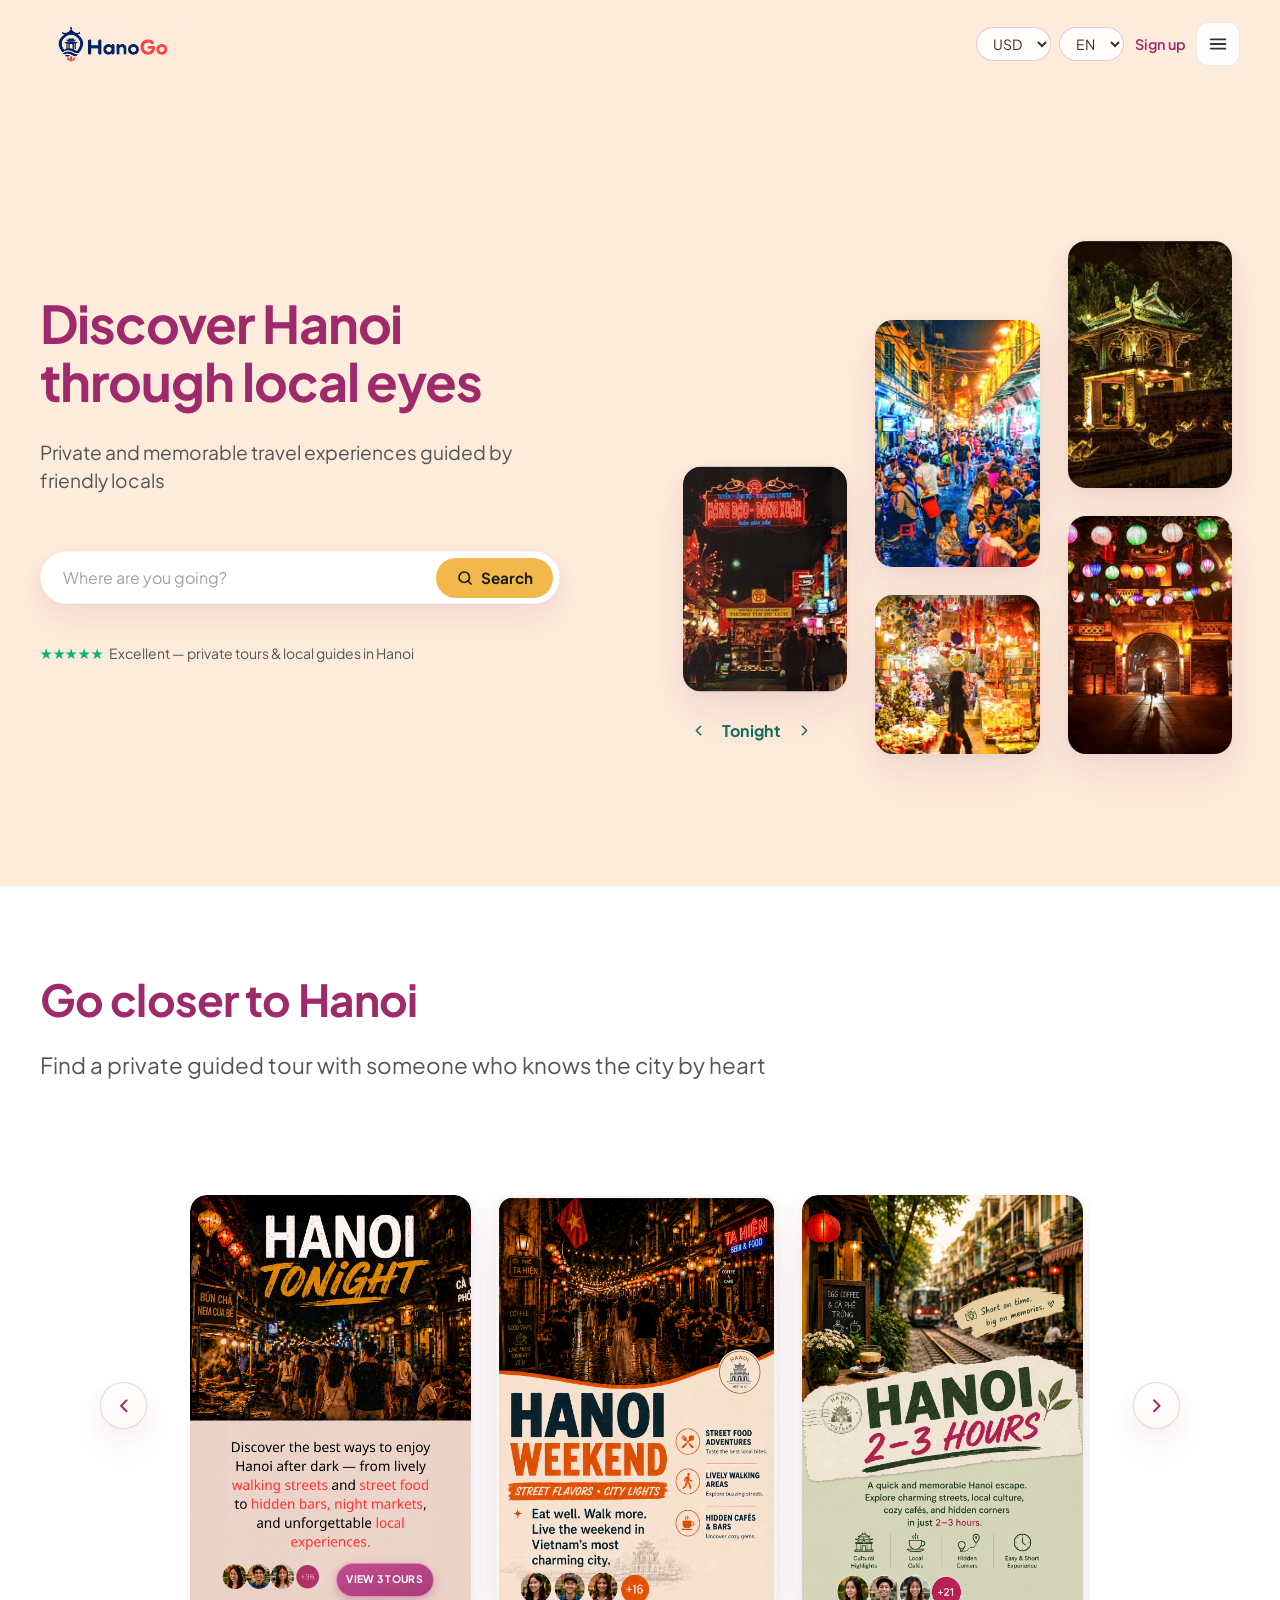
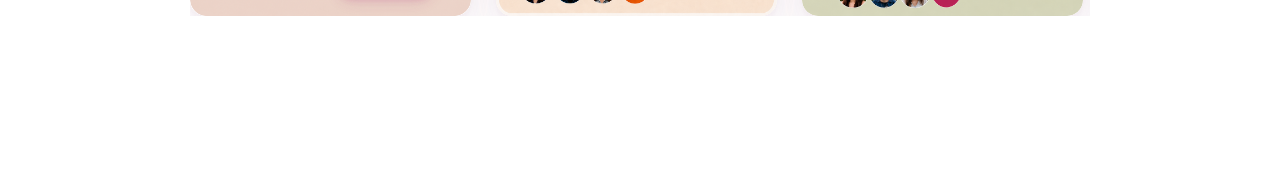
<file: tourist/landing-pro1.html>
<!DOCTYPE html>
<html lang="en">
  <head>
    <meta charset="UTF-8" />
    <title>Redirect…</title>
    <meta http-equiv="refresh" content="0; url=../landing-pro1.html" />
    <link rel="canonical" href="../landing-pro1.html" />
  </head>
  <body>
    <p>Nếu không tự chuyển, <a href="../landing-pro1.html">bấm vào đây</a>.</p>
  </body>
</html>
</file>
<file: styles/landing-pro1.css>
/* Withlocals-inspired landing — colors match reference: cream bg, magenta headline */

:root {
  /* Sampled from logo1.png border — matches logo canvas so no visible seam */
  --wl-cream: #fdebdb;
  --wl-magenta: #9e2a6b;
  --wl-body: #555555;
  --wl-search-bg: #ffffff;
  --wl-placeholder: #9ca3af;
  --wl-gold: #f2b84b;
  --wl-gold-text: #1a1a1a;
  --wl-pin: #2d8a5c;
  /* Location strip (withlocals-style Amsterdam bar): dark green text + chevrons */
  --wl-loc-green: #156b5c;
  --wl-ct7-cream: #f9f1eb;
  --wl-cta-pill: #c24b8e;
  /* Thẻ promo; carousel “Go closer to Hanoi” scale ~90% */
  --wl-promo-scale: 0.9;
  --wl-promo-card-lg: calc(312px * var(--wl-promo-scale));
  --wl-promo-card-sm: calc(240px * var(--wl-promo-scale));
  --wl-promo-carousel-gap: calc(28px * var(--wl-promo-scale));
  /* Đệm viewport scale theo cùng tỉ lệ */
  --wl-promo-viewport-duo: calc(
    3 * var(--wl-promo-card-lg) + 2 * var(--wl-promo-carousel-gap) +
      (8px * var(--wl-promo-scale))
  );
  /* Nhịp khoảng trống giữa các khối lớn (hero / collage / slogan / tour strip) — ×2 cho cảm giác tạp chí. */
  --wl-section-breath: 2;
  /* Bóng nhiều lớp, tông tím/kem — tránh đen đặc */
  --wl-shadow-layered:
    0 2px 6px rgba(120, 70, 100, 0.04),
    0 10px 28px rgba(158, 42, 107, 0.07),
    0 28px 56px rgba(90, 50, 80, 0.045);
  --wl-shadow-layered-sm:
    0 1px 3px rgba(120, 70, 100, 0.035),
    0 8px 22px rgba(158, 42, 107, 0.06),
    0 20px 44px rgba(90, 50, 80, 0.04);
  --wl-hover-ease: cubic-bezier(0.4, 0, 0.2, 1);
  --wl-hover-duration: 0.55s;
  --wl-media-overlay: linear-gradient(
    160deg,
    rgba(158, 42, 107, 0.14) 0%,
    rgba(255, 255, 255, 0.22) 48%,
    rgba(253, 235, 219, 0.2) 100%
  );
  /* Căn nút “View 3 tours” với vòng +36: tăng % / rem → hàng nút đi lên; giảm → đi xuống */
  --wl-tonight-cta-foot-bottom: clamp(0.5rem, 4.15%, 0.95rem);
}

html {
  scroll-behavior: smooth;
}

@media (prefers-reduced-motion: reduce) {
  html {
    scroll-behavior: auto;
  }

  .wl-collage__media img,
  .wl-collage__media::after,
  .wl-ct7__img,
  .wl-ct7--tonight-cta .wl-ct7__media-zoom,
  .wl-ct7--tonight-cta .wl-ct7__media-zoom::after,
  .wl-ct7__media::after,
  .wl-promo-23h-poster__img,
  .wl-promo-1day-poster__img,
  .wl-promo-extra-poster__img,
  .wl-promo-23h-poster__frame::after,
  .wl-promo-1day-poster__frame::after,
  .wl-promo-extra-poster__frame::after {
    transition: none;
  }

  .wl-collage__media:hover img,
  .wl-collage__media:focus-within img,
  .wl-ct7__media:hover .wl-ct7__img,
  .wl-ct7__card:focus-within .wl-ct7__media .wl-ct7__img,
  .wl-ct7--tonight-cta .wl-ct7__media:hover .wl-ct7__media-zoom,
  .wl-ct7--tonight-cta .wl-ct7__card:focus-within .wl-ct7__media-zoom,
  .wl-promo-23h-poster__frame:hover .wl-promo-23h-poster__img,
  .wl-promo-1day-poster__frame:hover .wl-promo-1day-poster__img,
  .wl-promo-extra-poster__frame:hover .wl-promo-extra-poster__img,
  .wl-promo-23h-poster__frame:focus-within .wl-promo-23h-poster__img,
  .wl-promo-1day-poster__frame:focus-within .wl-promo-1day-poster__img,
  .wl-promo-extra-poster__frame:focus-within .wl-promo-extra-poster__img {
    transform: none;
  }

  .wl-collage__media:hover::after,
  .wl-collage__media:focus-within::after,
  .wl-ct7__media:hover::after,
  .wl-ct7__card:focus-within .wl-ct7__media::after,
  .wl-ct7--tonight-cta .wl-ct7__media:hover .wl-ct7__media-zoom::after,
  .wl-ct7--tonight-cta .wl-ct7__card:focus-within .wl-ct7__media-zoom::after,
  .wl-promo-23h-poster__frame:hover::after,
  .wl-promo-1day-poster__frame:hover::after,
  .wl-promo-extra-poster__frame:hover::after,
  .wl-promo-23h-poster__frame:focus-within::after,
  .wl-promo-1day-poster__frame:focus-within::after,
  .wl-promo-extra-poster__frame:focus-within::after {
    opacity: 0;
  }
}

*,
*::before,
*::after {
  box-sizing: border-box;
}

body {
  margin: 0;
  font-family: "Plus Jakarta Sans", system-ui, -apple-system, "Segoe UI", Roboto, sans-serif;
  color: var(--wl-body);
  background: var(--wl-cream);
  min-height: 100vh;
}

.wl-page {
  min-height: 100vh;
  display: flex;
  flex-direction: column;
}

/* Header */
.wl-header {
  position: relative;
  z-index: 10;
  padding: 1rem 1.5rem calc(0.75rem * var(--wl-section-breath));
}

@media (min-width: 900px) {
  .wl-header {
    padding: 1.25rem 2.5rem calc(1rem * var(--wl-section-breath));
  }
}

.wl-header__bar {
  max-width: 1280px;
  margin: 0 auto;
  display: flex;
  align-items: center;
  justify-content: space-between;
  gap: 1rem;
}

.wl-logo {
  display: flex;
  align-items: center;
  text-decoration: none;
  color: inherit;
  flex-shrink: 0;
}

.wl-logo img {
  display: block;
  height: clamp(36px, 5vw, 48px);
  width: auto;
  object-fit: contain;
}

.wl-header__actions {
  display: flex;
  align-items: center;
  gap: 0.65rem;
}

.wl-currency {
  border: 1px solid rgba(158, 42, 107, 0.25);
  background: rgba(255, 255, 255, 0.85);
  border-radius: 999px;
  padding: 0.4rem 0.75rem;
  font: inherit;
  font-size: 0.875rem;
  color: #333;
  cursor: pointer;
}

.wl-signup {
  font-size: 0.9rem;
  font-weight: 600;
  color: var(--wl-magenta);
  text-decoration: none;
  white-space: nowrap;
}

.wl-language {
  margin-left: calc(8px - 0.65rem);
}

.wl-language option {
  background: #ffffff;
  color: #333;
}

.wl-language option:checked {
  background: var(--wl-magenta);
  color: #ffffff;
}

.wl-signup:hover {
  text-decoration: underline;
}

.wl-menu-btn {
  display: inline-flex;
  align-items: center;
  justify-content: center;
  width: 44px;
  height: 44px;
  border-radius: 12px;
  border: 1px solid rgba(0, 0, 0, 0.08);
  background: rgba(255, 255, 255, 0.9);
  cursor: pointer;
  color: #333;
}

.wl-menu-btn:hover {
  background: #fff;
}

.wl-menu-btn svg {
  width: 22px;
  height: 22px;
}

/* Hero: phần trên nền kem; từ slogan trở xuống nền trắng thuần */
.wl-hero {
  flex: 1;
  display: flex;
  flex-direction: column;
  padding: 0;
  background: transparent;
}

.wl-hero__top {
  background: var(--wl-cream);
  padding: calc(1.75rem * var(--wl-section-breath)) 1.5rem
    calc(2.5rem * var(--wl-section-breath));
}

.wl-hero__bottom {
  flex: 1;
  background: #ffffff;
  padding: calc(1.5rem * var(--wl-section-breath)) 1.5rem
    calc(3rem * var(--wl-section-breath));
}

@media (min-width: 900px) {
  .wl-hero__top {
    padding: calc(2.5rem * var(--wl-section-breath)) 2.5rem
      calc(3rem * var(--wl-section-breath));
  }

  .wl-hero__bottom {
    padding: calc(1.75rem * var(--wl-section-breath)) 2.5rem
      calc(4rem * var(--wl-section-breath));
  }
}

.wl-hero__grid {
  max-width: 1280px;
  margin: 0 auto;
  display: grid;
  gap: calc(2.5rem * var(--wl-section-breath));
  align-items: center;
}

@media (min-width: 900px) {
  .wl-hero__grid {
    grid-template-columns: minmax(0, 1fr) minmax(320px, 1.05fr);
    gap: calc(3rem * var(--wl-section-breath));
  }
}

.wl-hero__copy {
  max-width: 560px;
}

.wl-hero__title {
  margin: 0 0 calc(0.85rem * var(--wl-section-breath));
  font-size: clamp(2rem, 4.5vw, 3.25rem);
  font-weight: 700;
  line-height: 1.12;
  letter-spacing: -0.02em;
  color: var(--wl-magenta);
}

/* Second slogan line: same role as reference sub-headline (dark grey, not magenta) */
.wl-hero__lead {
  margin: 0 0 calc(1.75rem * var(--wl-section-breath));
  font-size: clamp(1.05rem, 1.5vw, 1.35rem);
  font-weight: 400;
  line-height: 1.5;
  color: var(--wl-body);
  max-width: 28em;
}

.wl-search {
  display: flex;
  align-items: stretch;
  background: var(--wl-search-bg);
  border-radius: 999px;
  padding: 0.35rem 0.35rem 0.35rem 1.25rem;
  box-shadow: var(--wl-shadow-layered-sm);
  border: 1px solid rgba(0, 0, 0, 0.04);
  max-width: 520px;
}

.wl-search input {
  flex: 1;
  min-width: 0;
  border: 0;
  background: transparent;
  font: inherit;
  font-size: 1rem;
  color: #222;
  outline: none;
}

.wl-search input::placeholder {
  color: var(--wl-placeholder);
}

.wl-search__btn {
  display: inline-flex;
  align-items: center;
  gap: 0.45rem;
  border: 0;
  border-radius: 999px;
  padding: 0.65rem 1.25rem;
  background: var(--wl-gold);
  color: var(--wl-gold-text);
  font: inherit;
  font-weight: 700;
  font-size: 0.95rem;
  cursor: pointer;
  white-space: nowrap;
}

.wl-search__btn:hover {
  filter: brightness(1.03);
}

.wl-search__btn svg {
  width: 18px;
  height: 18px;
  flex-shrink: 0;
}

.wl-trust {
  margin-top: calc(1.25rem * var(--wl-section-breath));
  font-size: 0.875rem;
  color: var(--wl-body);
  display: flex;
  flex-wrap: wrap;
  align-items: center;
  gap: 0.35rem;
}

.wl-trust__stars {
  color: #00b67a;
  letter-spacing: 0.05em;
}

/* Slogan trong dải trắng */
.wl-slogan {
  max-width: 1280px;
  margin: 0 auto;
  padding: calc(0.75rem * var(--wl-section-breath)) 0
    calc(2rem * var(--wl-section-breath));
}

@media (min-width: 900px) {
  .wl-slogan {
    padding: calc(1rem * var(--wl-section-breath)) 0
      calc(2.25rem * var(--wl-section-breath));
  }
}

.wl-slogan__title {
  margin: 0 0 calc(0.75rem * var(--wl-section-breath));
  font-size: clamp(1.95rem, 3.6vw, 2.75rem);
  font-weight: 700;
  line-height: 1.14;
  letter-spacing: -0.02em;
  color: var(--wl-magenta);
}

.wl-slogan__lead {
  margin: 0;
  max-width: 36em;
  font-size: clamp(1.15rem, 1.9vw, 1.4rem);
  font-weight: 400;
  line-height: 1.55;
  color: var(--wl-body);
}

/* Dải promo + mũi tên hai bên (như bản thiết kế) */
.wl-promo-carousel {
  max-width: 1280px;
  width: 100%;
  margin: 0 auto;
  display: flex;
  align-items: center;
  justify-content: center;
  gap: clamp(
    calc(1rem * var(--wl-promo-scale)),
    3.6vw,
    calc(3rem * var(--wl-promo-scale))
  );
  padding: calc(0.25rem * var(--wl-section-breath)) 0.75rem
    calc(1.5rem * var(--wl-section-breath));
  overflow-x: auto;
  overscroll-behavior-x: contain;
}

.wl-promo-carousel__viewport {
  /* Mobile: một thẻ; desktop: bề ngang cố định = đúng 3 thẻ (không co nhỏ làm cụt). */
  flex: 0 0 var(--wl-promo-card-lg);
  width: var(--wl-promo-card-lg);
  min-width: var(--wl-promo-card-lg);
  max-width: var(--wl-promo-card-lg);
  overflow-x: auto;
  overflow-y: hidden;
  scroll-behavior: smooth;
  scroll-snap-type: x mandatory;
  scrollbar-width: none;
  -ms-overflow-style: none;
}

@media (min-width: 600px) {
  .wl-promo-carousel__viewport {
    flex: 0 0 var(--wl-promo-viewport-duo);
    width: var(--wl-promo-viewport-duo);
    min-width: var(--wl-promo-viewport-duo);
    max-width: var(--wl-promo-viewport-duo);
    scroll-snap-type: none;
  }
}

.wl-promo-carousel__viewport::-webkit-scrollbar {
  display: none;
}

.wl-promo-carousel__chev {
  flex-shrink: 0;
  display: flex;
  align-items: center;
  justify-content: center;
  width: calc(3rem * var(--wl-promo-scale));
  height: calc(3rem * var(--wl-promo-scale));
  padding: 0;
  border: 1px solid rgba(158, 42, 107, 0.2);
  background: linear-gradient(165deg, #ffffff 0%, #fff9f4 100%);
  color: var(--wl-magenta);
  cursor: pointer;
  border-radius: 50%;
  box-shadow: var(--wl-shadow-layered-sm);
  transition:
    transform 0.35s var(--wl-hover-ease),
    box-shadow 0.35s var(--wl-hover-ease),
    border-color 0.35s var(--wl-hover-ease),
    color 0.35s var(--wl-hover-ease),
    background 0.35s var(--wl-hover-ease);
}

.wl-promo-carousel__chev:hover {
  color: #fff;
  background: linear-gradient(165deg, var(--wl-cta-pill) 0%, #a83d7a 100%);
  border-color: rgba(158, 42, 107, 0.35);
  box-shadow:
    0 4px 16px rgba(194, 75, 142, 0.22),
    0 14px 36px rgba(158, 42, 107, 0.12);
  transform: scale(1.06);
}

.wl-promo-carousel__chev:active {
  transform: scale(0.96);
  box-shadow: var(--wl-shadow-layered-sm);
}

.wl-promo-carousel__chev:focus-visible {
  outline: 2px solid var(--wl-magenta);
  outline-offset: 3px;
}

.wl-promo-carousel__icon {
  display: block;
  flex-shrink: 0;
}

@media (min-width: 768px) {
  .wl-promo-carousel__chev {
    width: calc(3.25rem * var(--wl-promo-scale));
    height: calc(3.25rem * var(--wl-promo-scale));
  }

  .wl-promo-carousel__icon {
    width: calc(24px * var(--wl-promo-scale));
    height: calc(24px * var(--wl-promo-scale));
  }
}

.wl-promo-carousel .wl-cards-row {
  display: flex;
  flex-direction: row;
  flex-wrap: nowrap;
  align-items: flex-start;
  gap: var(--wl-promo-carousel-gap);
  width: max-content;
  max-width: none;
  margin: 0;
  padding: 0;
}

/* Hai thẻ Hanoi Tonight + Weekend luôn nằm ngang trong carousel */
.wl-promo-carousel .wl-cards-row > .wl-ct7 {
  flex: 0 0 var(--wl-promo-card-lg);
  width: var(--wl-promo-card-lg);
  min-width: var(--wl-promo-card-lg);
  max-width: var(--wl-promo-card-lg);
  scroll-snap-align: start;
  scroll-snap-stop: always;
}

/* Nhóm weekend + poster 2–3h + 1 ngày (m16/m17) + poster 1–2h */
.wl-promo-carousel .wl-cards-row > .wl-promo-duo {
  display: flex;
  flex-direction: row;
  flex-wrap: nowrap;
  align-items: stretch;
  gap: var(--wl-promo-carousel-gap);
  flex: 0 0
    calc(
      4 * var(--wl-promo-card-lg) + 3 * var(--wl-promo-carousel-gap)
    );
  width: calc(
    4 * var(--wl-promo-card-lg) + 3 * var(--wl-promo-carousel-gap)
  );
  min-width: calc(
    4 * var(--wl-promo-card-lg) + 3 * var(--wl-promo-carousel-gap)
  );
  max-width: calc(
    4 * var(--wl-promo-card-lg) + 3 * var(--wl-promo-carousel-gap)
  );
  scroll-snap-align: start;
  scroll-snap-stop: always;
}

.wl-promo-carousel .wl-promo-duo .wl-ct7 {
  flex: 0 0 var(--wl-promo-card-lg);
  width: var(--wl-promo-card-lg);
  min-width: var(--wl-promo-card-lg);
  max-width: var(--wl-promo-card-lg);
  display: flex;
  flex-direction: column;
  min-height: calc(var(--wl-promo-card-lg) * 1.25);
}

.wl-promo-23h-poster,
.wl-promo-1day-poster,
.wl-promo-extra-poster {
  flex: 0 0 var(--wl-promo-card-lg);
  width: var(--wl-promo-card-lg);
  min-width: var(--wl-promo-card-lg);
  max-width: var(--wl-promo-card-lg);
  margin: 0;
  padding: 0;
  display: flex;
  flex-direction: column;
  align-self: stretch;
  min-height: calc(var(--wl-promo-card-lg) * 1.25);
}

.wl-promo-23h-poster__frame,
.wl-promo-1day-poster__frame,
.wl-promo-extra-poster__frame {
  flex: 1 1 auto;
  min-height: 0;
  position: relative;
  border-radius: 16px;
  overflow: hidden;
  box-shadow: var(--wl-shadow-layered);
  background: #fff;
  display: flex;
}

.wl-promo-23h-poster__frame::after,
.wl-promo-1day-poster__frame::after,
.wl-promo-extra-poster__frame::after {
  content: "";
  position: absolute;
  inset: 0;
  background: var(--wl-media-overlay);
  opacity: 0;
  transition: opacity var(--wl-hover-duration) var(--wl-hover-ease);
  pointer-events: none;
  z-index: 1;
  border-radius: inherit;
}

.wl-promo-23h-poster__frame:hover::after,
.wl-promo-1day-poster__frame:hover::after,
.wl-promo-extra-poster__frame:hover::after,
.wl-promo-23h-poster__frame:focus-within::after,
.wl-promo-1day-poster__frame:focus-within::after,
.wl-promo-extra-poster__frame:focus-within::after {
  opacity: 1;
}

/* Trong hàng duo: khung poster tối thiểu cùng tỉ lệ 640×800 như weekend. */
.wl-promo-carousel .wl-promo-duo .wl-promo-23h-poster__frame,
.wl-promo-carousel .wl-promo-duo .wl-promo-1day-poster__frame,
.wl-promo-carousel .wl-promo-duo .wl-promo-extra-poster__frame {
  min-height: calc(var(--wl-promo-card-lg) * 1.25);
}

.wl-promo-23h-poster__img,
.wl-promo-1day-poster__img,
.wl-promo-extra-poster__img {
  width: 100%;
  height: 100%;
  object-fit: cover;
  object-position: center;
  display: block;
  border-radius: 16px;
  position: relative;
  z-index: 0;
  transform: scale(1);
  transform-origin: center center;
  transition: transform var(--wl-hover-duration) var(--wl-hover-ease);
}

.wl-promo-23h-poster__frame:hover .wl-promo-23h-poster__img,
.wl-promo-1day-poster__frame:hover .wl-promo-1day-poster__img,
.wl-promo-extra-poster__frame:hover .wl-promo-extra-poster__img,
.wl-promo-23h-poster__frame:focus-within .wl-promo-23h-poster__img,
.wl-promo-1day-poster__frame:focus-within .wl-promo-1day-poster__img,
.wl-promo-extra-poster__frame:focus-within .wl-promo-extra-poster__img {
  transform: scale(1.05);
}

/* Carousel: poster 2–3h (236/237) fill khung như weekend; 1 ngày + 1–2h giữ contain. */
.wl-promo-carousel .wl-promo-1day-poster__img,
.wl-promo-carousel .wl-promo-extra-poster__img {
  object-fit: contain;
  background: #f5f2ec;
}

.wl-promo-carousel .wl-promo-23h-poster__img {
  object-fit: cover;
  object-position: center;
}

/* Trong cặp weekend + poster: hai cột cùng chiều cao, ảnh fill khung như nhau */
.wl-promo-carousel .wl-promo-duo .wl-ct7__card {
  flex: 1 1 auto;
  min-height: 0;
  height: 100%;
}

.wl-promo-carousel .wl-promo-duo .wl-ct7__media {
  flex: 1 1 auto;
  min-height: 0;
  display: flex;
}

.wl-promo-carousel .wl-promo-duo .wl-ct7__img {
  width: 100%;
  height: 100%;
  object-fit: cover;
  object-position: center;
}

@media (max-width: 900px) {
  .wl-promo-carousel .wl-cards-row {
    display: flex;
    flex-direction: row;
    flex-wrap: nowrap;
  }
}

.wl-slogan + .wl-promo-carousel {
  margin-top: calc(1rem * var(--wl-section-breath));
}

/* Promo row — hai thẻ ngang (Tonight + weekend đúng ngôn ngữ) */
.wl-cards-row {
  max-width: 1280px;
  margin: 0 auto;
  display: grid;
  grid-template-columns: repeat(2, minmax(0, var(--wl-promo-card-lg)));
  gap: calc(20px * var(--wl-section-breath));
  align-items: start;
  justify-content: start;
  padding: calc(0.25rem * var(--wl-section-breath)) 0
    calc(1.5rem * var(--wl-section-breath));
}

@media (max-width: 900px) {
  .wl-cards-row {
    grid-template-columns: minmax(0, var(--wl-promo-card-lg));
    justify-content: center;
  }
}

@media (max-width: 680px) {
  .wl-cards-row {
    grid-template-columns: minmax(0, var(--wl-promo-card-lg));
  }
}

.wl-cards-row > .wl-ct7 {
  margin: 0;
  padding: 0;
  min-width: 0;
  display: flex;
  flex-direction: column;
}

.wl-cards-row .wl-ct7__card {
  flex: 0 1 auto;
  min-height: 0;
  border-radius: 16px;
  box-shadow: var(--wl-shadow-layered);
}

.wl-cards-row .wl-ct7__body {
  flex: 0 1 auto;
}

.wl-ct7 {
  max-width: none;
}

.wl-ct7__card {
  width: 100%;
  max-width: none;
  margin: 0;
  flex: 1 1 auto;
  min-height: 100%;
  display: flex;
  flex-direction: column;
  border-radius: 20px;
  overflow: hidden;
  background: #fff;
  box-shadow: var(--wl-shadow-layered);
}

.wl-ct7__media {
  position: relative;
  overflow: hidden;
}

.wl-ct7__media::after {
  content: "";
  position: absolute;
  inset: 0;
  background: var(--wl-media-overlay);
  opacity: 0;
  transition: opacity var(--wl-hover-duration) var(--wl-hover-ease);
  pointer-events: none;
  z-index: 1;
  border-radius: inherit;
}

.wl-ct7__media:hover::after,
.wl-ct7__card:focus-within .wl-ct7__media::after {
  opacity: 1;
}

/* Tonight: zoom cả poster + nút — +36 (trên ảnh) và “Xem 3 tour” dịch cùng một khối khi hover */
.wl-ct7--tonight-cta .wl-ct7__media::after {
  display: none;
}

.wl-ct7--tonight-cta .wl-ct7__media-zoom {
  position: relative;
  display: block;
  width: 100%;
  transform: scale(1);
  transform-origin: center center;
  transition: transform var(--wl-hover-duration) var(--wl-hover-ease);
}

.wl-ct7--tonight-cta .wl-ct7__media-zoom::after {
  content: "";
  position: absolute;
  inset: 0;
  background: var(--wl-media-overlay);
  opacity: 0;
  transition: opacity var(--wl-hover-duration) var(--wl-hover-ease);
  pointer-events: none;
  z-index: 1;
  border-radius: inherit;
}

.wl-ct7--tonight-cta .wl-ct7__media:hover .wl-ct7__media-zoom::after,
.wl-ct7--tonight-cta .wl-ct7__card:focus-within .wl-ct7__media-zoom::after {
  opacity: 1;
}

.wl-ct7--tonight-cta .wl-ct7__media:hover .wl-ct7__media-zoom,
.wl-ct7--tonight-cta .wl-ct7__card:focus-within .wl-ct7__media-zoom {
  transform: scale(1.05);
}

.wl-ct7--tonight-cta .wl-ct7__media:hover .wl-ct7__img,
.wl-ct7--tonight-cta .wl-ct7__card:focus-within .wl-ct7__media .wl-ct7__img {
  transform: none;
}

.wl-ct7__top-bar {
  position: absolute;
  top: 0;
  left: 0;
  right: 0;
  z-index: 2;
  padding: 0.65rem 0.75rem;
  background: linear-gradient(180deg, rgba(0, 0, 0, 0.5) 0%, rgba(0, 0, 0, 0.08) 72%, transparent 100%);
  pointer-events: none;
}

.wl-ct7__top-bar .wl-ct7__avatars {
  pointer-events: auto;
}

.wl-ct7__img {
  width: 100%;
  height: auto;
  display: block;
  transform: scale(1);
  transform-origin: center center;
  transition: transform var(--wl-hover-duration) var(--wl-hover-ease);
}

.wl-ct7__media:hover .wl-ct7__img,
.wl-ct7__card:focus-within .wl-ct7__media .wl-ct7__img {
  transform: scale(1.05);
}

/* Tonight card: nút “View 3 tours” cùng đường tâm với hàng avatar / +36 trên poster */
.wl-ct7--tonight-cta .wl-ct7__media-zoom .wl-ct7__media-foot {
  position: absolute;
  z-index: 3;
  left: 0;
  right: 0;
  bottom: var(--wl-tonight-cta-foot-bottom);
  display: flex;
  justify-content: flex-end;
  align-items: center;
  height: 40px;
  min-height: 0;
  padding: 0 calc(0.45rem + 30px) 0 0.5rem;
  pointer-events: none;
}

.wl-ct7--tonight-cta .wl-ct7__view-3-tours {
  pointer-events: auto;
  box-sizing: border-box;
  display: inline-flex;
  align-items: center;
  justify-content: center;
  height: 32px;
  min-height: 0;
  padding: 0 0.55rem;
  border-radius: 999px;
  font: inherit;
  font-size: 0.6rem;
  font-weight: 700;
  letter-spacing: 0.03em;
  line-height: 1;
  text-transform: uppercase;
  text-decoration: none;
  white-space: nowrap;
  color: #fff;
  background: linear-gradient(165deg, var(--wl-cta-pill) 0%, #a83d7a 100%);
  border: 1px solid rgba(255, 255, 255, 0.4);
  box-shadow:
    0 2px 6px rgba(194, 75, 142, 0.28),
    0 6px 14px rgba(158, 42, 107, 0.12);
  transition:
    filter 0.2s var(--wl-hover-ease),
    box-shadow 0.2s var(--wl-hover-ease);
}

.wl-ct7--tonight-cta .wl-ct7__view-3-tours:hover {
  filter: brightness(1.07);
  box-shadow:
    0 3px 8px rgba(194, 75, 142, 0.32),
    0 10px 20px rgba(158, 42, 107, 0.14);
}

.wl-ct7--tonight-cta .wl-ct7__view-3-tours:focus-visible {
  outline: 2px solid #fff;
  outline-offset: 2px;
}

@media (min-width: 480px) {
  .wl-ct7--tonight-cta .wl-ct7__view-3-tours {
    font-size: 0.65rem;
    height: 34px;
    padding: 0 0.6rem;
  }

  .wl-ct7--tonight-cta .wl-ct7__media-zoom .wl-ct7__media-foot {
    height: 42px;
  }
}

.wl-ct7__body {
  flex: 0 1 auto;
  display: flex;
  flex-direction: column;
  background: var(--wl-ct7-cream);
  padding: 1.2rem 1.15rem 1.1rem;
}

.wl-ct7__copy {
  margin: 0 0 1.15rem;
  text-align: center;
  font-size: clamp(0.98rem, 1.65vw, 1.08rem);
  line-height: 1.55;
  color: #3a3a3a;
}

.wl-ct7__copy strong {
  font-weight: 700;
  color: var(--wl-cta-pill);
}

.wl-ct7__copy:last-child {
  margin-bottom: 0;
}

.wl-ct7__footer {
  display: flex;
  flex-wrap: wrap;
  align-items: center;
  justify-content: space-between;
  gap: 0.65rem 0.85rem;
}

.wl-ct7__footer .wl-ct7__btn {
  margin-left: auto;
  flex-shrink: 0;
}

.wl-ct7__avatars {
  display: flex;
  flex-wrap: wrap;
  align-items: center;
}

.wl-ct7__avatars img {
  width: 40px;
  height: 40px;
  border-radius: 50%;
  object-fit: cover;
  margin-left: -12px;
}

.wl-ct7__top-bar .wl-ct7__avatars img {
  border: 2px solid rgba(255, 255, 255, 0.9);
}

.wl-ct7__body .wl-ct7__avatars img {
  border: 2px solid var(--wl-ct7-cream);
}

.wl-ct7__avatars img:first-child {
  margin-left: 0;
}

.wl-ct7__avatar-more {
  flex-shrink: 0;
  width: 40px;
  height: 40px;
  margin-left: -12px;
  border-radius: 50%;
  background: var(--wl-cta-pill);
  color: #fff;
  font-size: 0.7rem;
  font-weight: 700;
  display: flex;
  align-items: center;
  justify-content: center;
}

.wl-ct7__top-bar .wl-ct7__avatar-more {
  border: 2px solid rgba(255, 255, 255, 0.9);
}

.wl-ct7__body .wl-ct7__avatar-more {
  border: 2px solid var(--wl-ct7-cream);
}

.wl-ct7__btn {
  display: inline-flex;
  align-items: center;
  justify-content: center;
  margin-left: 0;
  padding: 0.68rem 1.4rem;
  border-radius: 999px;
  background: var(--wl-cta-pill);
  color: #ffffff;
  font: inherit;
  font-weight: 600;
  font-size: 0.92rem;
  text-decoration: none;
  white-space: nowrap;
  box-shadow:
    0 3px 12px rgba(194, 75, 142, 0.22),
    0 12px 28px rgba(158, 42, 107, 0.1);
}

.wl-ct7__btn:hover {
  filter: brightness(1.06);
}

.wl-ct7__btn:focus-visible {
  outline: 2px solid var(--wl-magenta);
  outline-offset: 3px;
}

/* Thẻ promo nhỏ (cột phải) */
.wl-ct7--compact .wl-ct7__card {
  border-radius: 16px;
}

.wl-ct7--compact .wl-ct7__top-bar {
  padding: 0.45rem 0.55rem;
}

.wl-ct7--compact .wl-ct7__body {
  padding: 0.85rem 0.75rem 0.85rem;
}

.wl-ct7--compact .wl-ct7__copy {
  margin: 0 0 0.75rem;
  font-size: clamp(0.8rem, 1.3vw, 0.9rem);
  line-height: 1.45;
}

.wl-ct7--compact .wl-ct7__avatars img,
.wl-ct7--compact .wl-ct7__avatar-more {
  width: 32px;
  height: 32px;
}

.wl-ct7--compact .wl-ct7__avatar-more {
  font-size: 0.58rem;
  margin-left: -10px;
}

.wl-ct7--compact .wl-ct7__avatars img {
  margin-left: -10px;
}

.wl-ct7--compact .wl-ct7__avatars img:first-child {
  margin-left: 0;
}

.wl-ct7--compact .wl-ct7__btn {
  padding: 0.52rem 0.95rem;
  font-size: 0.78rem;
}

@media (max-width: 380px) {
  .wl-ct7__footer {
    flex-direction: column;
    align-items: stretch;
  }

  .wl-ct7__footer .wl-ct7__btn {
    margin-left: 0;
    width: 100%;
    justify-content: center;
  }
}

/* Collage + thanh Tonight: lưới 3 cột — hàng 3 chỉ cột 1 (dưới ảnh trái, ngang đáy ảnh giữa/phải) */
.wl-visual {
  position: relative;
  z-index: 0;
  justify-self: center;
  width: 100%;
  max-width: 720px;
  overflow: visible;
  transform: translateY(40px);
  /* Nền kem → trắng: dùng chung gradient của .wl-hero (một nguồn) để tránh vệt kem lệch phía dưới khối ảnh */
  background: transparent;
  padding: calc(0.35rem * var(--wl-section-breath)) calc(0.35rem * var(--wl-section-breath)) 0;
  border-radius: 0;
}

@media (min-width: 900px) {
  .wl-visual {
    justify-self: end;
    max-width: min(820px, 56vw);
    padding: calc(0.45rem * var(--wl-section-breath)) 0.5rem 0;
  }
}

.wl-collage {
  --wl-stack-gap: clamp(20px, 3.6vw, 28px);
  display: grid;
  grid-template-columns: repeat(3, minmax(0, 1fr));
  grid-template-rows: auto auto auto;
  gap: var(--wl-stack-gap);
  align-items: start;
  max-width: 760px;
  margin: 0 auto;
  padding: calc(0.2rem * var(--wl-section-breath)) 0
    clamp(20px, 4vw, 48px);
}

@media (min-width: 900px) {
  .wl-collage {
    --wl-stack-gap: 28px;
  }
}

/* Ảnh 1: span 2 hàng nhưng kích thước như cũ (3/4.1 + đẩy lên ½), neo đáy ô */
.wl-collage__media--c1 {
  grid-column: 1;
  grid-row: 1 / 3;
  align-self: end;
  justify-self: stretch;
  width: 100%;
  max-width: 100%;
  aspect-ratio: 3 / 4.1;
  height: auto;
  min-height: 0;
  transform: translateY(calc(-50% + 50px));
}

/* Cột giữa: stretch full 2 hàng (override align-items:start của lưới) để đáy khối = đáy hàng 2; flex-end + gap như cột phải */
.wl-collage__mid-col {
  grid-column: 2;
  grid-row: 1 / 3;
  align-self: stretch;
  display: flex;
  flex-direction: column;
  justify-content: flex-end;
  align-items: stretch;
  gap: var(--wl-stack-gap);
  min-height: 0;
}

.wl-collage__media--c2t {
  width: 100%;
  aspect-ratio: 3 / 4.5;
  flex-shrink: 0;
}

/* Cao còn 2/3 so với 3/4.35 (cùng width); đáy neo theo khối flex */
.wl-collage__media--c2b {
  align-self: center;
  width: calc(100% * 2 / 3);
  max-width: 100%;
  aspect-ratio: 30 / 29;
  flex-shrink: 0;
}

.wl-collage__media--c3t {
  grid-column: 3;
  grid-row: 1;
}

.wl-collage__media--c3b {
  grid-column: 3;
  grid-row: 2;
  align-self: end;
}

.wl-collage__media {
  position: relative;
  width: 100%;
  flex-shrink: 0;
  border-radius: 18px;
  overflow: hidden;
  box-shadow: var(--wl-shadow-layered);
  background: #fff;
  isolation: isolate;
}

.wl-collage__media::after {
  content: "";
  position: absolute;
  inset: 0;
  background: var(--wl-media-overlay);
  opacity: 0;
  transition: opacity var(--wl-hover-duration) var(--wl-hover-ease);
  pointer-events: none;
  z-index: 1;
  border-radius: inherit;
}

.wl-collage__media:hover::after,
.wl-collage__media:focus-within::after {
  opacity: 1;
}

.wl-collage__media--c3t {
  aspect-ratio: 3 / 4.5;
}

.wl-collage__media--c3b {
  aspect-ratio: 3 / 4.35;
}

.wl-collage__media img {
  position: absolute;
  inset: 0;
  width: 100%;
  height: 100%;
  object-fit: cover;
  display: block;
  z-index: 0;
  transform: scale(1);
  transform-origin: center center;
  transition: transform var(--wl-hover-duration) var(--wl-hover-ease);
}

.wl-collage__media:hover img,
.wl-collage__media:focus-within img {
  transform: scale(1.05);
}

@media (max-width: 640px) {
  .wl-collage {
    --wl-stack-gap: 16px;
    padding-bottom: 24px;
  }
}

/* Tonight: dưới ảnh trái, cùng hàng lưới ngay dưới đáy ảnh giữa & phải */
.wl-loc {
  grid-column: 1;
  grid-row: 3;
  align-self: start;
  justify-self: stretch;
  transform: translateY(-70px);
  /* Đối trừ layout vs transform: tránh ~70px hở nền kem cuối lưới */
  margin-bottom: -70px;
  display: flex;
  align-items: center;
  justify-content: flex-start;
  flex-wrap: wrap;
  gap: 0.35rem 0.45rem;
  margin-top: 0;
  margin-left: 0;
  margin-right: 0;
  padding: 0.15rem 0 0.35rem;
  background: transparent;
}

.wl-loc__chev {
  display: inline-flex;
  align-items: center;
  justify-content: center;
  width: 2rem;
  height: 2rem;
  padding: 0;
  border: 0;
  background: transparent;
  color: var(--wl-loc-green);
  cursor: pointer;
  border-radius: 6px;
  flex-shrink: 0;
}

.wl-loc__chev:hover {
  background: rgba(21, 107, 92, 0.08);
}

.wl-loc__chev:focus-visible {
  outline: 2px solid var(--wl-loc-green);
  outline-offset: 2px;
}

.wl-loc__chev svg {
  width: 17px;
  height: 17px;
}

.wl-loc__pin {
  color: var(--wl-loc-green);
  display: inline-flex;
  flex-shrink: 0;
}

.wl-loc__pin svg {
  width: 18px;
  height: 18px;
}

.wl-loc__label {
  font-size: 1rem;
  font-weight: 700;
  color: var(--wl-loc-green);
  letter-spacing: 0.02em;
}

/* Mobile menu panel */
.wl-drawer {
  position: fixed;
  inset: 0;
  background: rgba(0, 0, 0, 0.35);
  opacity: 0;
  pointer-events: none;
  transition: opacity 0.2s ease;
  z-index: 100;
}

.wl-drawer.is-open {
  opacity: 1;
  pointer-events: auto;
}

.wl-drawer__panel {
  position: absolute;
  top: 0;
  right: 0;
  width: min(300px, 88vw);
  height: 100%;
  background: #fff;
  padding: 1.25rem;
  transform: translateX(100%);
  transition: transform 0.25s ease;
  box-shadow:
    -4px 0 20px rgba(120, 70, 100, 0.06),
    -12px 0 48px rgba(158, 42, 107, 0.08);
}

.wl-drawer.is-open .wl-drawer__panel {
  transform: translateX(0);
}

.wl-drawer__close {
  margin-bottom: 1rem;
  border: 0;
  background: transparent;
  font: inherit;
  font-weight: 600;
  cursor: pointer;
  color: var(--wl-magenta);
}

.wl-drawer nav {
  display: flex;
  flex-direction: column;
  gap: 0.75rem;
}

.wl-drawer a {
  color: #333;
  text-decoration: none;
  font-weight: 600;
}

.wl-drawer a:hover {
  color: var(--wl-magenta);
}
</file>
